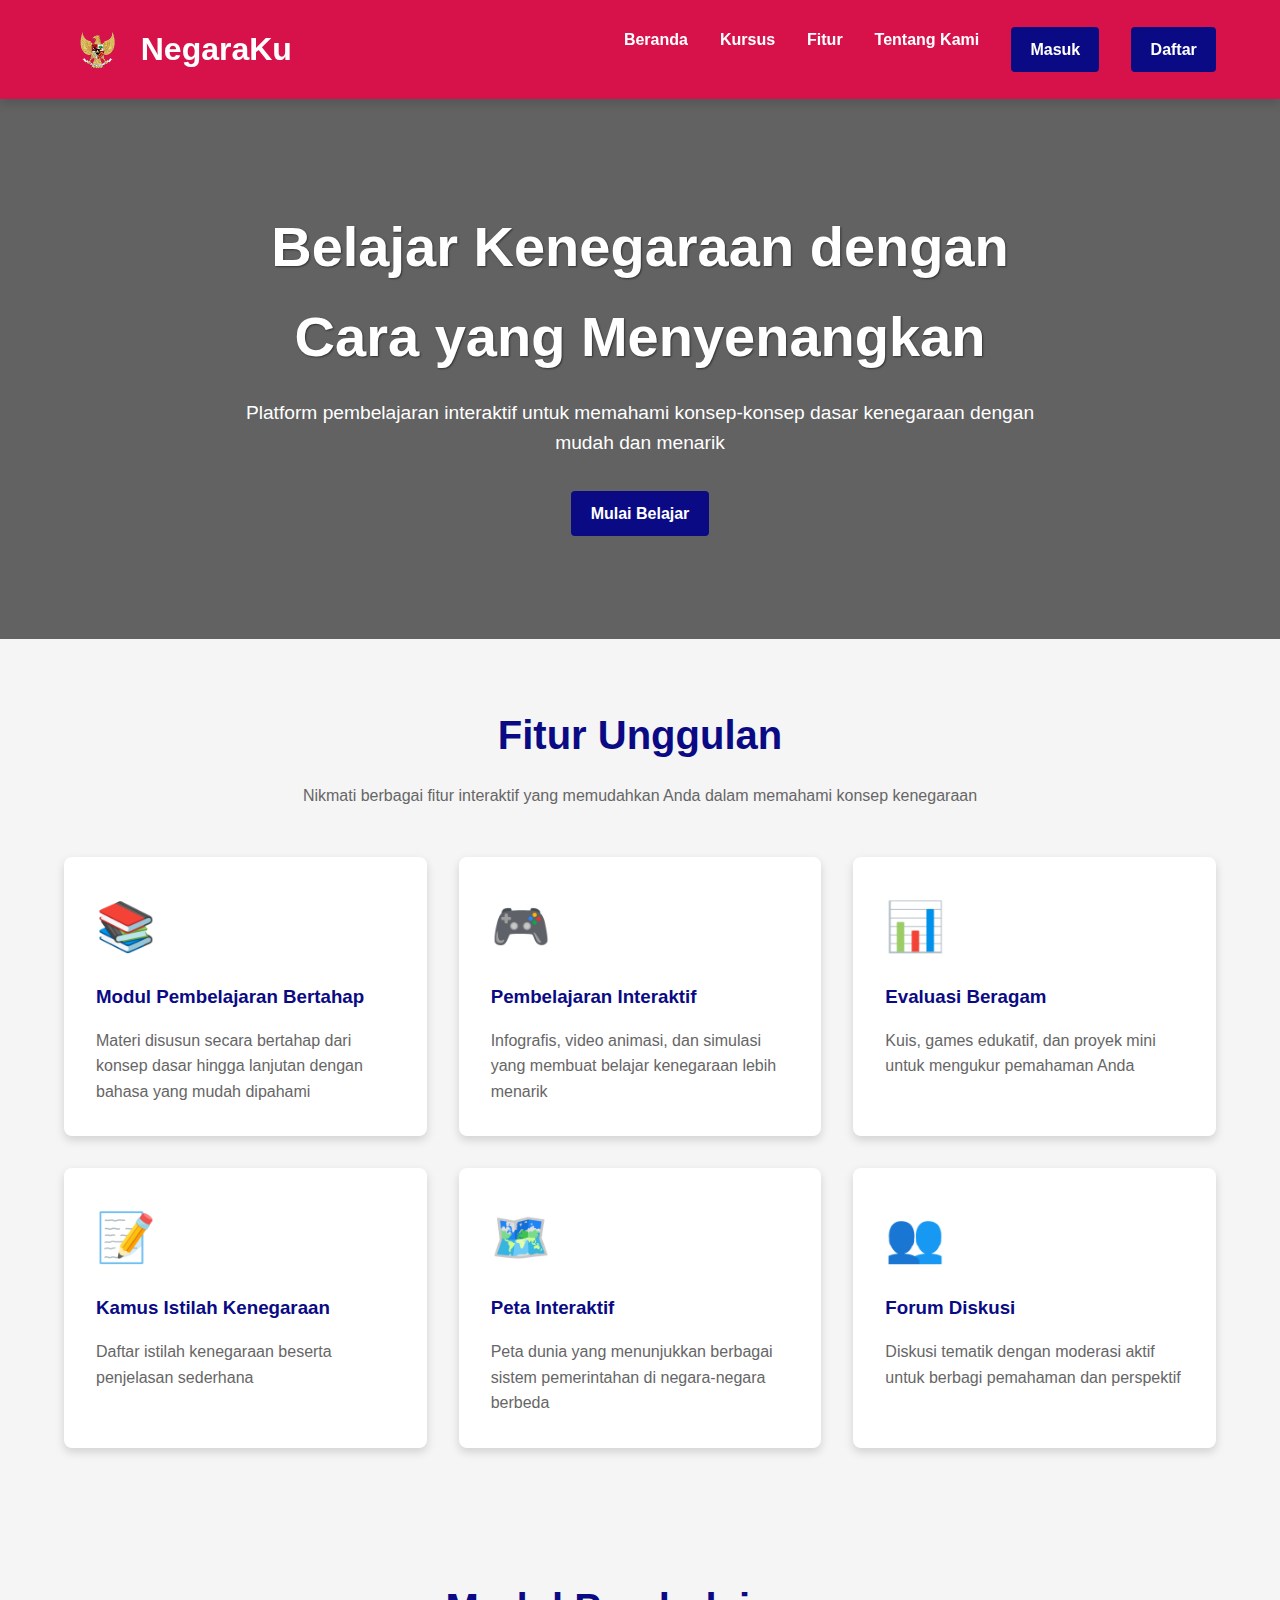
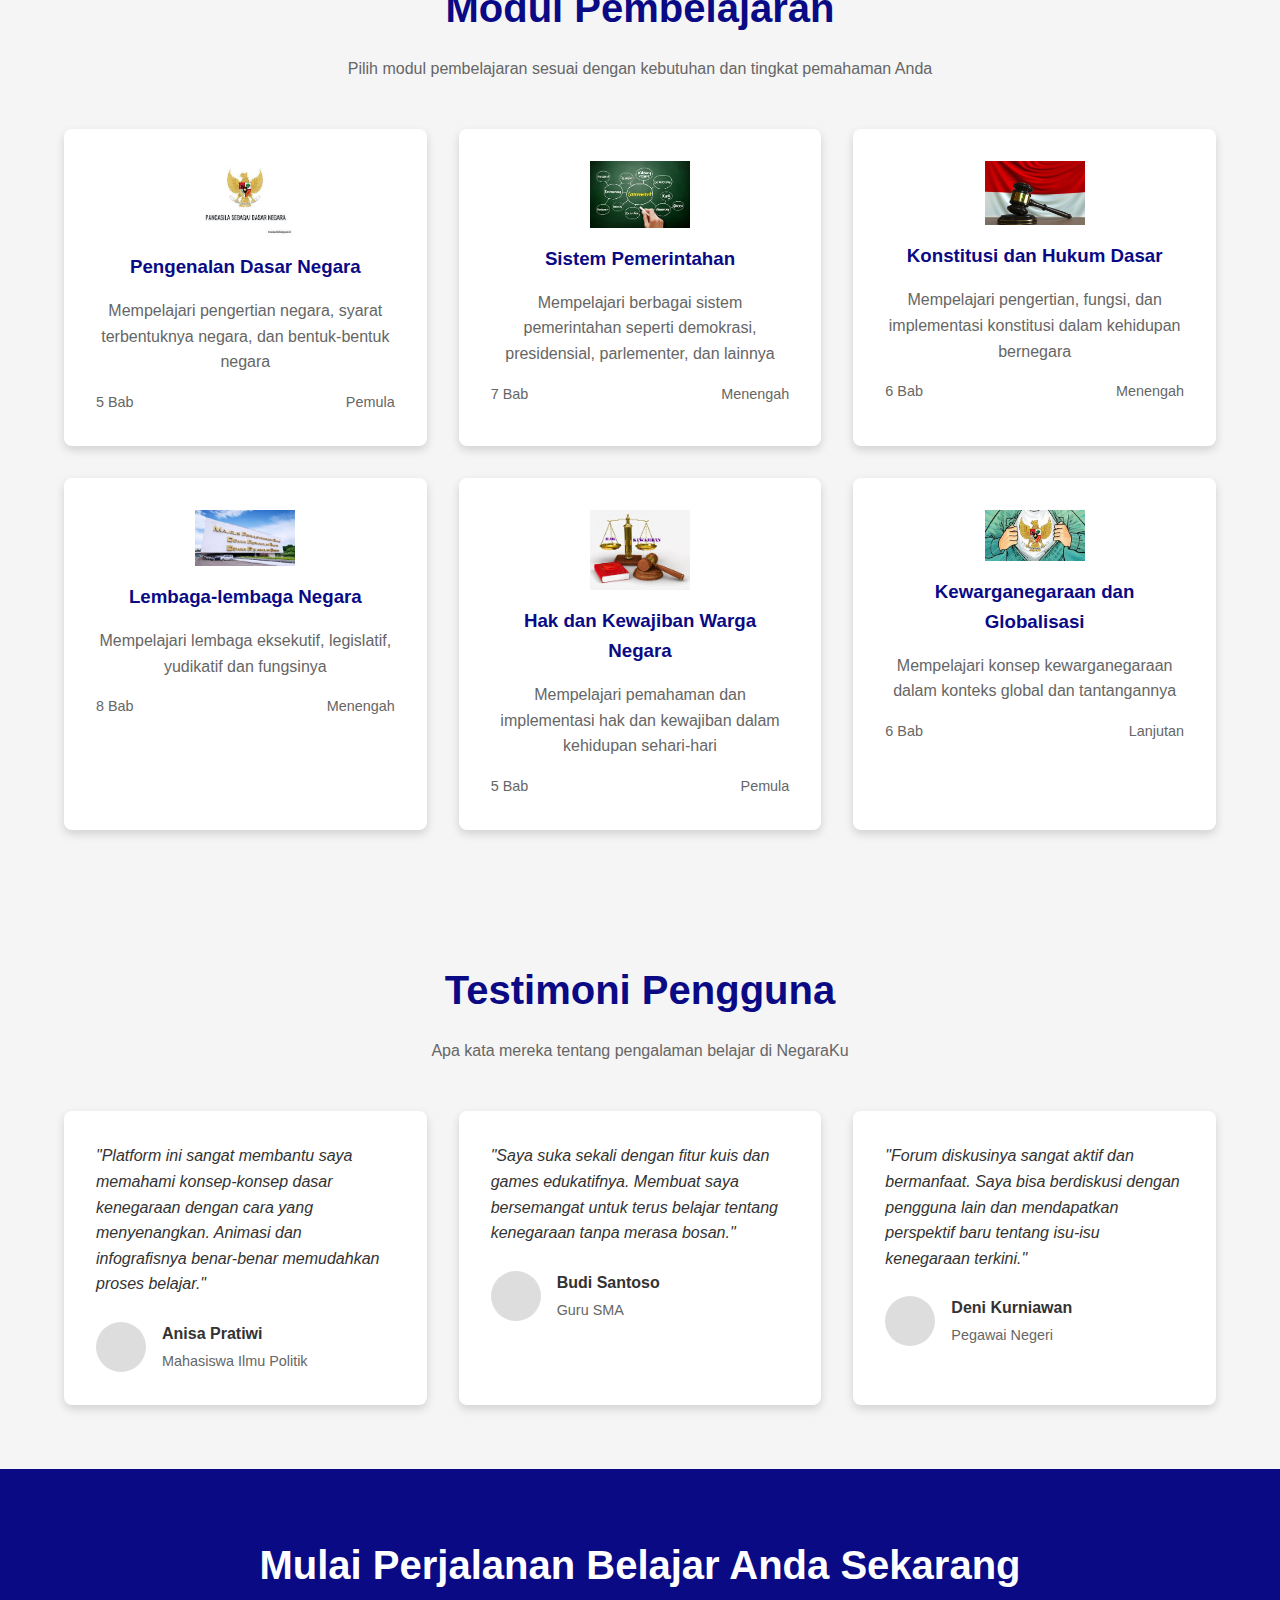
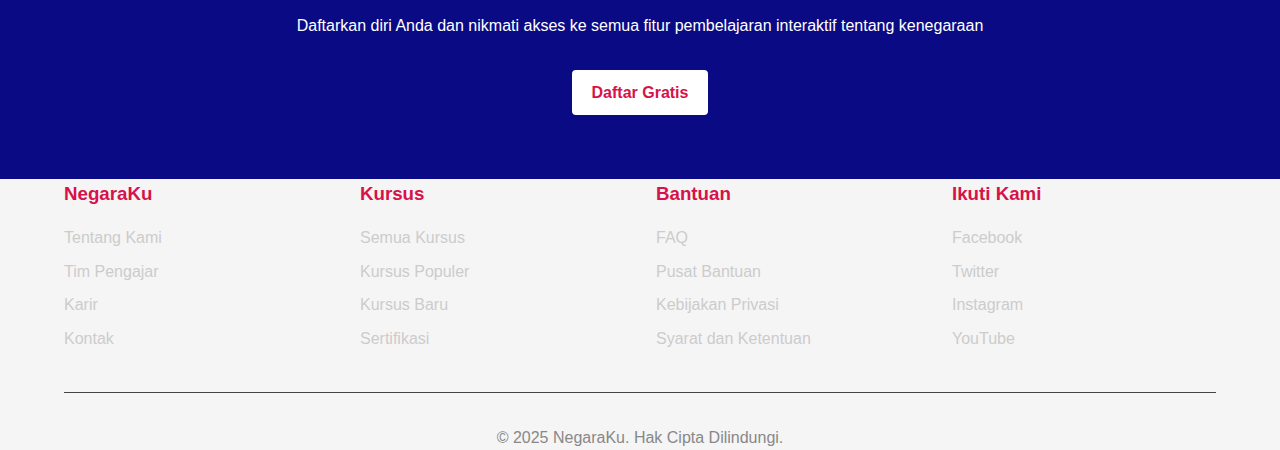
<file: project-website/index.html>
<!DOCTYPE html>
<html lang="id">
<head>
    <meta charset="UTF-8">
    <meta name="viewport" content="width=device-width, initial-scale=1.0">
    <title>NegaraKu - Platform Pembelajaran Kenegaraan</title>
    <style>
        :root {
            --primary-color: #d71149;
            --secondary-color: #ffffff;
            --accent-color: #0a0a85;
            --text-color: #333333;
            --light-gray: #f5f5f5;
            --dark-gray: #666666;
            --shadow: 0 4px 10px rgba(0, 0, 0, 0.15);
        }
        
        * {
            margin: 0;
            padding: 0;
            box-sizing: border-box;
            font-family: 'Nunito', sans-serif;
        }
        
        body {
            background-color: var(--light-gray);
            color: var(--text-color);
            line-height: 1.6;
        }
        
        header {
            background-color: var(--primary-color);
            color: var(--secondary-color);
            padding: 1.5rem 0;
            box-shadow: var(--shadow);
            position: sticky;
            top: 0;
            z-index: 100;
        }
        
        .container {
            width: 90%;
            max-width: 1200px;
            margin: 0 auto;
        }
        
        .navbar {
            display: flex;
            justify-content: space-between;
            align-items: center;
        }
        
        .logo {
            font-size: 2rem;
            font-weight: 700;
            display: flex;
            align-items: center;
        }
        
        .logo img {
            height: 50px;
            margin-right: 10px;
        }
        
        .nav-links {
            display: flex;
            list-style: none;
        }
        
        .nav-links li {
            margin-left: 2rem;
        }
        
        .nav-links a {
            color: var(--secondary-color);
            text-decoration: none;
            font-weight: 600;
            transition: color 0.3s, transform 0.3s;
        }
        
        .nav-links a:hover {
            color: #f8d7d7;
            transform: scale(1.05);
        }
        
        .btn {
            padding: 0.6rem 1.2rem;
            border-radius: 4px;
            background-color: var(--accent-color);
            color: white;
            border: none;
            cursor: pointer;
            font-weight: 600;
            transition: all 0.3s;
            text-decoration: none;
            display: inline-block;
        }
        
        .btn:hover {
            background-color: #0a0a65;
            transform: translateY(-2px);
        }
        
        .btn-secondary {
            background-color: white;
            color: var(--primary-color);
        }
        
        .btn-secondary:hover {
            background-color: #000000;
        }
        
        .hero {
            background-image: linear-gradient(rgba(0, 0, 0, 0.6), rgba(0, 0, 0, 0.6)), url('https://via.placeholder.com/1600x800');
            background-size: cover;
            background-position: center;
            height: 60vh;
            display: flex;
            align-items: center;
            color: white;
            text-align: center;
            padding: 0 1rem;
        }
        
        .hero-content {
            max-width: 800px;
            margin: 0 auto;
        }
        
        .hero h1 {
            font-size: 3.5rem;
            margin-bottom: 1rem;
            text-shadow: 1px 1px 2px rgba(0, 0, 0, 0.5);
        }
        
        .hero p {
            font-size: 1.2rem;
            margin-bottom: 2rem;
        }
        
        .features, .courses, .testimonials {
            padding: 4rem 0;
        }
        
        .section {
            display: inline-block;
            width: 23%;
            vertical-align: top;
            margin: 1%;
        }
        
        .section-title {
            text-align: center;
            margin-bottom: 3rem;
            color: var(--accent-color);
        }
        
        .section-title h2 {
            font-size: 2.5rem;
            margin-bottom: 1rem;
        }
        
        .section-title p {
            color: var(--dark-gray);
            max-width: 700px;
            margin: 0 auto;
        }
        
        .features-grid, .course-grid {
            display: grid;
            grid-template-columns: repeat(auto-fit, minmax(300px, 1fr));
            gap: 2rem;
        }
        
        .feature-card, .course-card {
            background-color: white;
            border-radius: 8px;
            padding: 2rem;
            box-shadow: var(--shadow);
            transition: transform 0.3s, box-shadow 0.3s;
        }
        
        .feature-card:hover, .course-card:hover {
            transform: translateY(-10px);
            box-shadow: 0 6px 12px rgba(0, 0, 0, 0.2);
        }
        
        .feature-icon {
            font-size: 3rem;
            color: var(--primary-color);
            margin-bottom: 1rem;
        }
        
        .feature-card h3, .course-content h3 {
            margin-bottom: 1rem;
            color: var(--accent-color);
        }
        
        .feature-card p, .course-content p {
            color: var(--dark-gray);
        }
        
        .course-content {
            display: flex;
            flex-direction: column;
            align-items: center;
            text-align: center;
        }
        
        .course-content img {
            width: 100px;
            height: auto;
            margin-bottom: 1rem;
        }
        
        .course-meta {
            display: flex;
            justify-content: space-between;
            width: 100%;
            margin-top: 1rem;
            font-size: 0.9rem;
            color: var(--dark-gray);
        }
        
        .testimonial-grid {
            display: grid;
            grid-template-columns: repeat(auto-fit, minmax(300px, 1fr));
            gap: 2rem;
        }
        
        .testimonial-card {
            background-color: white;
            border-radius: 8px;
            padding: 2rem;
            box-shadow: var(--shadow);
        }
        
        .testimonial-text {
            font-style: italic;
            margin-bottom: 1.5rem;
        }
        
        .testimonial-author {
            display: flex;
            align-items: center;
        }
        
        .author-image {
            width: 50px;
            height: 50px;
            border-radius: 50%;
            margin-right: 1rem;
            background-color: #ddd;
            background-size: cover;
            background-position: center;
        }
        
        .author-info h4 {
            margin-bottom: 0.2rem;
        }
        
        .author-info p {
            font-size: 0.9rem;
            color: var(--dark-gray);
        }
        
        .cta {
            padding: 4rem 0;
            background-color: var(--accent-color);
            color: white;
            text-align: center;
        }
        
        .cta h2 {
            font-size: 2.5rem;
            margin-bottom: 1rem;
        }
        
        .cta p {
            margin-bottom: 2rem;
            max-width: 700px;
            margin-left: auto;
            margin-right: auto;
        }
        
        .footer {
            background-color: #222;
            color: white;
            padding: 3rem 0 1rem;
        }
        
        .footer-grid {
            display: grid;
            grid-template-columns: repeat(auto-fit, minmax(200px, 1fr));
            gap: 2rem;
            margin-bottom: 2rem;
        }
        
        .footer-links h3 {
            margin-bottom: 1rem;
            color: var(--primary-color);
        }
        
        .footer-links ul {
            list-style: none;
        }
        
        .footer-links li {
            margin-bottom: 0.5rem;
        }
        
        .footer-links a {
            color: #ccc;
            text-decoration: none;
            transition: color 0.3s;
        }
        
        .footer-links a:hover {
            color: white;
        }
        
        .footer-bottom {
            text-align: center;
            padding-top: 2rem;
            border-top: 1px solid #444;
            color: #888;
        }
        
        /* Modal styles */
        .modal {
            display: none;
            position: fixed;
            top: 0;
            left: 0;
            width: 100%;
            height: 100%;
            background-color: rgba(0, 0, 0, 0.7);
            z-index: 200;
            overflow: auto;
        }
        
        .modal-content {
            background-color: white;
            margin: 10% auto;
            padding: 2rem;
            width: 90%;
            max-width: 500px;
            border-radius: 8px;
            box-shadow: var(--shadow);
            position: relative;
        }
        
        .close-btn {
            position: absolute;
            top: 1rem;
            right: 1rem;
            font-size: 1.5rem;
            cursor: pointer;
        }
        
        form input, form textarea, form select {
            width: 100%;
            padding: 0.8rem;
            margin-bottom: 1rem;
            border: 1px solid #ddd;
            border-radius: 4px;
            font-size: 1rem;
        }
        
        form label {
            display: block;
            margin-bottom: 0.5rem;
            font-weight: 600;
        }
        
        form button {
            width: 100%;
            padding: 1rem;
            background-color: var(--primary-color);
            color: white;
            border: none;
            border-radius: 4px;
            font-size: 1rem;
            font-weight: 600;
            cursor: pointer;
            transition: background-color 0.3s, transform 0.3s;
        }
        
        form button:hover {
            background-color: #b00d3a;
            transform: scale(1.05);
        }
        
        @media (max-width: 768px) {
            .navbar {
                flex-direction: column;
                align-items: flex-start;
            }
        
            .nav-links {
                margin-top: 1rem;
                width: 100%;
                flex-direction: column;
            }
        
            .nav-links li {
                margin: 0;
                margin-bottom: 0.5rem;
            }
        
            .hero h1 {
                font-size: 2.5rem;
            }
        }
    </style>
</head>
<body>
    <header>
        <div class="container">
            <nav class="navbar">
                <div class="logo">
                    <img src="images/logo.png" alt="Logo NegaraKu">
                    <span>NegaraKu</span>
                </div>
                <ul class="nav-links">
                    <li><a href="#beranda">Beranda</a></li>
                    <li><a href="#kursus">Kursus</a></li>
                    <li><a href="#fitur">Fitur</a></li>
                    <li><a href="#tentang">Tentang Kami</a></li>
                    <li><a href="#" class="btn" id="login-btn">Masuk</a></li>
                    <li><a href="#" class="btn" id="register-btn">Daftar</a></li>
                </ul>
            </nav>
        </div>
    </header>

    <section class="hero" id="beranda">
        <div class="container">
            <div class="hero-content">
                <h1>Belajar Kenegaraan dengan Cara yang Menyenangkan</h1>
                <p>Platform pembelajaran interaktif untuk memahami konsep-konsep dasar kenegaraan dengan mudah dan menarik</p>
                <a href="#kursus" class="btn">Mulai Belajar</a>
            </div>
        </div>
    </section>

    <section class="features" id="fitur">
        <div class="container">
            <div class="section-title">
                <h2>Fitur Unggulan</h2>
                <p>Nikmati berbagai fitur interaktif yang memudahkan Anda dalam memahami konsep kenegaraan</p>
            </div>
            <div class="features-grid">
                <div class="feature-card">
                    <div class="feature-icon">📚</div>
                    <h3>Modul Pembelajaran Bertahap</h3>
                    <p>Materi disusun secara bertahap dari konsep dasar hingga lanjutan dengan bahasa yang mudah dipahami</p>
                </div>
                <div class="feature-card">
                    <div class="feature-icon">🎮</div>
                    <h3>Pembelajaran Interaktif</h3>
                    <p>Infografis, video animasi, dan simulasi yang membuat belajar kenegaraan lebih menarik</p>
                </div>
                <div class="feature-card">
                    <div class="feature-icon">📊</div>
                    <h3>Evaluasi Beragam</h3>
                    <p>Kuis, games edukatif, dan proyek mini untuk mengukur pemahaman Anda</p>
                </div>
                <div class="feature-card">
                    <div class="feature-icon">📝</div>
                    <h3>Kamus Istilah Kenegaraan</h3>
                    <p>Daftar istilah kenegaraan beserta penjelasan sederhana</p>
                </div>
                <div class="feature-card">
                    <div class="feature-icon">🗺️</div>
                    <h3>Peta Interaktif</h3>
                    <p>Peta dunia yang menunjukkan berbagai sistem pemerintahan di negara-negara berbeda</p>
                </div>
                <div class="feature-card">
                    <div class="feature-icon">👥</div>
                    <h3>Forum Diskusi</h3>
                    <p>Diskusi tematik dengan moderasi aktif untuk berbagi pemahaman dan perspektif</p>
                </div>
            </div>
        </div>
    </section>

    <section class="courses" id="kursus">
        <div class="container">
            <div class="section-title">
                <h2>Modul Pembelajaran</h2>
                <p>Pilih modul pembelajaran sesuai dengan kebutuhan dan tingkat pemahaman Anda</p>
            </div>
            <div class="course-grid">
                <div class="course-card">
                    <div class="course-image" style="background-image: url('https://via.placeholder.com/600x400');"></div>
                    <div class="course-content">
                        <img src="images/logo pengenalan.jpeg">
                        <h3>Pengenalan Dasar Negara</h3>
                        <p>Mempelajari pengertian negara, syarat terbentuknya negara, dan bentuk-bentuk negara</p>
                        <div class="course-meta">
                            <span>5 Bab</span>
                            <span>Pemula</span>
                        </div>
                    </div>
                </div>
                <div class="course-card">
                    <div class="course-image" style="background-image: url('https://via.placeholder.com/600x400');"></div>
                    <div class="course-content">
                        <img src="images/sistem pemerintahan.jpeg">
                        <h3>Sistem Pemerintahan</h3>
                        <p>Mempelajari berbagai sistem pemerintahan seperti demokrasi, presidensial, parlementer, dan lainnya</p>
                        <div class="course-meta">
                            <span>7 Bab</span>
                            <span>Menengah</span>
                        </div>
                    </div>
                </div>
                <div class="course-card">
                    <div class="course-image" style="background-image: url('https://via.placeholder.com/600x400');"></div>
                    <div class="course-content">
                        <img src="images/konstitusi.jpg">
                        <h3>Konstitusi dan Hukum Dasar</h3>
                        <p>Mempelajari pengertian, fungsi, dan implementasi konstitusi dalam kehidupan bernegara</p>
                        <div class="course-meta">
                            <span>6 Bab</span>
                            <span>Menengah</span>
                        </div>
                    </div>
                </div>
                <div class="course-card">
                    <div class="course-image" style="background-image: url('https://via.placeholder.com/600x400');"></div>
                    <div class="course-content">
                        <img src="images/lembaga.jpeg">
                        <h3>Lembaga-lembaga Negara</h3>
                        <p>Mempelajari lembaga eksekutif, legislatif, yudikatif dan fungsinya</p>
                        <div class="course-meta">
                            <span>8 Bab</span>
                            <span>Menengah</span>
                        </div>
                    </div>
                </div>
                <div class="course-card">
                    <div class="course-image" style="background-image: url('https://via.placeholder.com/600x400');"></div>
                    <div class="course-content">
                        <img src="images/hDkw.jpeg">
                        <h3>Hak dan Kewajiban Warga Negara</h3>
                        <p>Mempelajari pemahaman dan implementasi hak dan kewajiban dalam kehidupan sehari-hari</p>
                        <div class="course-meta">
                            <span>5 Bab</span>
                            <span>Pemula</span>
                        </div>
                    </div>
                </div>
                <div class="course-card">
                    <div class="course-image" style="background-image: url('https://via.placeholder.com/600x2400');"></div>
                    <div class="course-content">
                        <img src="images/kwn.jpeg">
                        <h3>Kewarganegaraan dan Globalisasi</h3>
                        <p>Mempelajari konsep kewarganegaraan dalam konteks global dan tantangannya</p>
                        <div class="course-meta">
                            <span>6 Bab</span>
                            <span>Lanjutan</span>
                        </div>
                    </div>
                </div>
            </div>
        </div>
    </section>

    <section class="testimonials">
        <div class="container">
            <div class="section-title">
                <h2>Testimoni Pengguna</h2>
                <p>Apa kata mereka tentang pengalaman belajar di NegaraKu</p>
            </div>
            <div class="testimonial-grid">
                <div class="testimonial-card">
                    <p class="testimonial-text">"Platform ini sangat membantu saya memahami konsep-konsep dasar kenegaraan dengan cara yang menyenangkan. Animasi dan infografisnya benar-benar memudahkan proses belajar."</p>
                    <div class="testimonial-author">
                        <div class="author-image" style="background-image: url('https://via.placeholder.com/50');"></div>
                        <div class="author-info">
                            <h4>Anisa Pratiwi</h4>
                            <p>Mahasiswa Ilmu Politik</p>
                        </div>
                    </div>
                </div>
                <div class="testimonial-card">
                    <p class="testimonial-text">"Saya suka sekali dengan fitur kuis dan games edukatifnya. Membuat saya bersemangat untuk terus belajar tentang kenegaraan tanpa merasa bosan."</p>
                    <div class="testimonial-author">
                        <div class="author-image" style="background-image: url('https://via.placeholder.com/50');"></div>
                        <div class="author-info">
                            <h4>Budi Santoso</h4>
                            <p>Guru SMA</p>
                        </div>
                    </div>
                </div>
                <div class="testimonial-card">
                    <p class="testimonial-text">"Forum diskusinya sangat aktif dan bermanfaat. Saya bisa berdiskusi dengan pengguna lain dan mendapatkan perspektif baru tentang isu-isu kenegaraan terkini."</p>
                    <div class="testimonial-author">
                        <div class="author-image" style="background-image: url('https://via.placeholder.com/50');"></div>
                        <div class="author-info">
                            <h4>Deni Kurniawan</h4>
                            <p>Pegawai Negeri</p>
                        </div>
                    </div>
                </div>
            </div>
        </div>
    </section>

    <section class="cta">
        <div class="container">
            <h2>Mulai Perjalanan Belajar Anda Sekarang</h2>
            <p>Daftarkan diri Anda dan nikmati akses ke semua fitur pembelajaran interaktif tentang kenegaraan</p>
            <a href="#" class="btn btn-secondary" id="cta-register-btn">Daftar Gratis</a>
        </div>
    </section>

    <footer>
        <div class="container">
            <div class="footer-grid">
                <div class="footer-links">
                    <h3>NegaraKu</h3>
                    <ul>
                        <li><a href="#tentang">Tentang Kami</a></li>
                        <li><a href="#">Tim Pengajar</a></li>
                        <li><a href="#">Karir</a></li>
                        <li><a href="#">Kontak</a></li>
                    </ul>
                </div>
                <div class="footer-links">
                    <h3>Kursus</h3>
                    <ul>
                        <li><a href="#">Semua Kursus</a></li>
                        <li><a href="#">Kursus Populer</a></li>
                        <li><a href="#">Kursus Baru</a></li>
                        <li><a href="#">Sertifikasi</a></li>
                    </ul>
                </div>
                <div class="footer-links">
                    <h3>Bantuan</h3>
                    <ul>
                        <li><a href="#">FAQ</a></li>
                        <li><a href="#">Pusat Bantuan</a></li>
                        <li><a href="#">Kebijakan Privasi</a></li>
                        <li><a href="#">Syarat dan Ketentuan</a></li>
                    </ul>
                </div>
                <div class="footer-links">
                    <h3>Ikuti Kami</h3>
                    <ul>
                        <li><a href="#">Facebook</a></li>
                        <li><a href="#">Twitter</a></li>
                        <li><a href="#">Instagram</a></li>
                        <li><a href="#">YouTube</a></li>
                    </ul>
                </div>
            </div>
            <div class="footer-bottom">
                <p>&copy; 2025 NegaraKu. Hak Cipta Dilindungi.</p>
            </div>
        </div>
    </footer>

    <!-- Modal Login -->
    <div class="modal" id="login-modal">
        <div class="modal-content">
            <span class="close-btn" id="close-login">&times;</span>
            <h2>Masuk</h2>
            <form id="login-form">
                <div>
                    <label for="login-email">Email</label>
                    <input type="email" id="login-email" required>
                </div>
                <div>
                    <label for="login-password">Kata Sandi</label>
                    <input type="password" id="login-password" required>
                </div>
                <div>
                    <button type="submit">Masuk</button>
                </div>
                <p style="text-align: center; margin-top: 1rem;">Belum punya akun? <a href="#" id="switch-to-register">Daftar sekarang</a></p>
            </form>
        </div>
    </div>

    <!-- Modal Register -->
    <div class="modal" id="register-modal">
        <div class="modal-content">
            <span class="close-btn" id="close-register">&times;</span>
            <h2>Daftar</h2>
            <form id="register-form">
                <div>
                    <label for="register-name">Nama Lengkap</label>
                    <input type="text" id="register-name" required>
                </div>
                <div>
                    <label for="register-email">Email</label>
                    <input type="email" id="register-email" required>
                </div>
                <div>
                    <label for="register-password">Kata Sandi</label>
                    <input type="password" id="register-password" required>
                </div>
                <div>
                    <label for="register-confirm-password">Konfirmasi Kata Sandi</label>
                    <input type="password" id="register-confirm-password" required>
                </div>
                <div>
                    <button type="submit">Daftar</button>
                </div>
                <p style="text-align: center; margin-top: 1rem;">Sudah punya akun? <a href="#" id="switch-to-login">Masuk sekarang</a></p>
            </form>
        </div>
    </div>

    <script>
        // Modal functionality
        const loginBtn = document.getElementById('login-btn');
        const registerBtn = document.getElementById('register-btn');
        const ctaRegisterBtn = document.getElementById('cta-register-btn');
        const loginModal = document.getElementById('login-modal');
        const registerModal = document.getElementById('register-modal');
        const closeLogin = document.getElementById('close-login');
        const closeRegister = document.getElementById('close-register');
        const switchToRegister = document.getElementById('switch-to-register');
        const switchToLogin = document.getElementById('switch-to-login');

        // Open modals
        loginBtn.addEventListener('click', function(e) {
            e.preventDefault();
            loginModal.style.display = 'block';
        });

        registerBtn.addEventListener('click', function(e) {
            e.preventDefault();
            registerModal.style.display = 'block';
        });

        ctaRegisterBtn.addEventListener('click', function(e) {
            e.preventDefault();
            registerModal.style.display = 'block';
        });

        // Close modals
        closeLogin.addEventListener('click', function() {
            loginModal.style.display = 'none';
        });

        closeRegister.addEventListener('click', function() {
            registerModal.style.display = 'none';
        });

        // Switch between modals
        switchToRegister.addEventListener('click', function(e) {
            e.preventDefault();
            loginModal.style.display = 'none';
            registerModal.style.display = 'block';
        });

        switchToLogin.addEventListener('click', function(e) {
            e.preventDefault();
            registerModal.style.display = 'none';
            loginModal.style.display = 'block';
        });

        // Close modals when clicking outside
        window.addEventListener('click', function(e) {
            if (e.target == loginModal) {
                loginModal.style.display = 'none';
            }
            if (e.target == registerModal) {
                registerModal.style.display = 'none';
            }
        });

        // Form submissions (just prevent default for now)
        document.getElementById('login-form').addEventListener('submit', function(e) {
            e.preventDefault();
            alert('Fitur login masih dalam pengembangan.');
        });

        document.getElementById('register-form').addEventListener('submit', function(e) {
            e.preventDefault();
            alert('Fitur pendaftaran masih dalam pengembangan.');
        });

        // Smooth scrolling for anchor links
        document.querySelectorAll('a[href^="#"]').forEach(anchor => {
            anchor.addEventListener('click', function(e) {
                if (this.getAttribute('href') !== '#') {
                    e.preventDefault();
                    document.querySelector(this.getAttribute('href')).scrollIntoView({
                        behavior: 'smooth'
                    });
                }
            });
        });
    </script>
</body>
</html>
</file>
